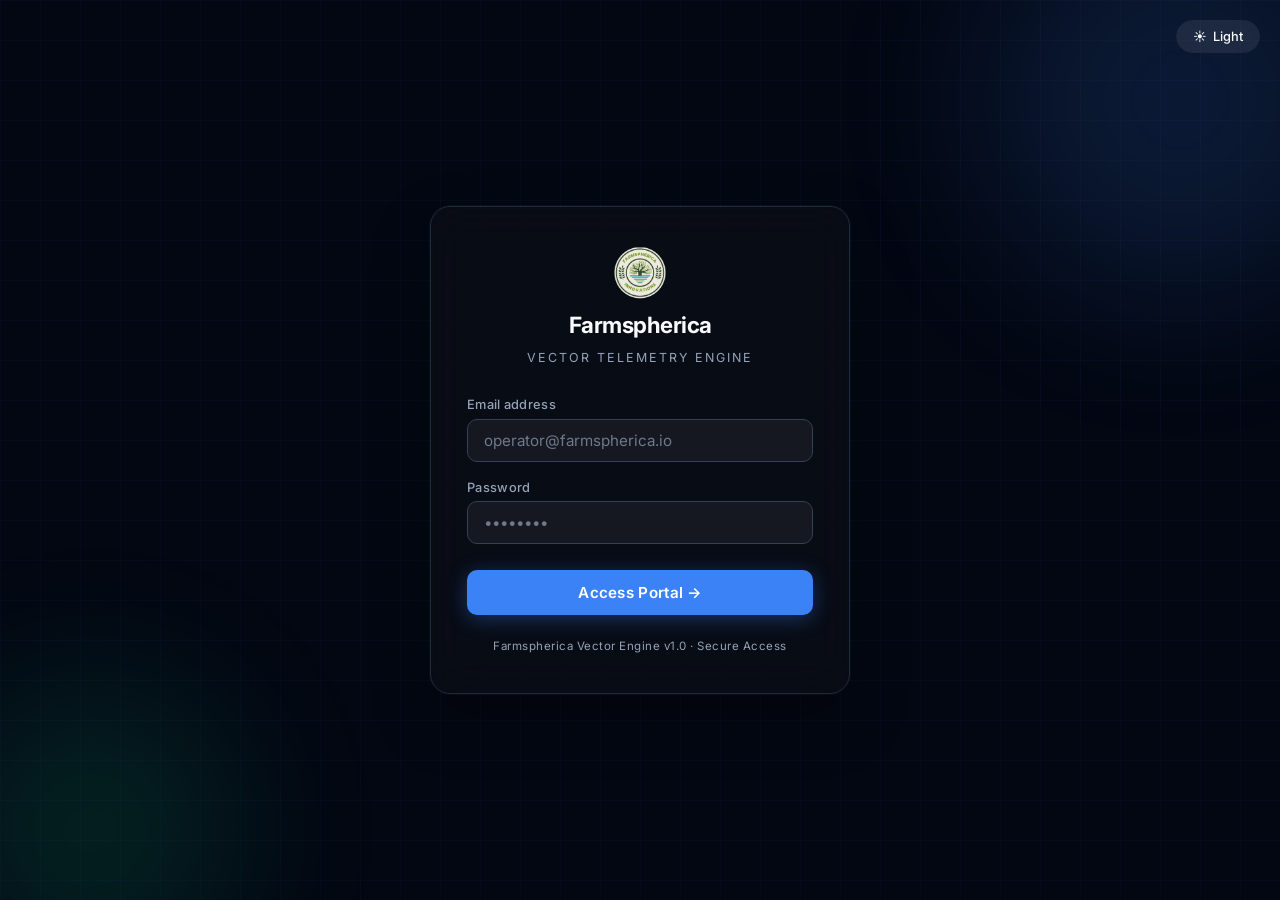
<file: index.html>
<!DOCTYPE html>
<html lang="en">
<head>
    <meta charset="UTF-8">
    <meta name="viewport" content="width=device-width, initial-scale=1.0">
    <title>Farmspherica | Login</title>
    <link rel="preconnect" href="https://fonts.googleapis.com">
    <link rel="stylesheet" href="https://fonts.googleapis.com/css2?family=Inter:wght@300;400;500;600;700&display=swap">
    <style>
        *, *::before, *::after { box-sizing: border-box; margin: 0; padding: 0; }

        /* ── Theme tokens ─────────────────────────────────────── */
        body[data-theme='dark'] {
            --bg:        #030712;
            --panel:     rgba(10, 14, 23, 0.85);
            --border:    #1e293b;
            --text:      #f8fafc;
            --sub:       #94a3b8;
            --input-bg:  rgba(255,255,255,0.05);
            --input-border: #334155;
            --accent:    #3b82f6;
            --accent-glow: rgba(59,130,246,0.35);
            --btn-text:  #ffffff;
            --toggle-bg: rgba(255,255,255,0.08);
            --toggle-hover: rgba(255,255,255,0.14);
        }
        body[data-theme='light'] {
            --bg:        #f0f4f8;
            --panel:     rgba(255,255,255,0.92);
            --border:    #e2e8f0;
            --text:      #1e293b;
            --sub:       #64748b;
            --input-bg:  #f8fafc;
            --input-border: #cbd5e1;
            --accent:    #2563eb;
            --accent-glow: rgba(37,99,235,0.25);
            --btn-text:  #ffffff;
            --toggle-bg: rgba(0,0,0,0.06);
            --toggle-hover: rgba(0,0,0,0.1);
        }

        body {
            font-family: 'Inter', sans-serif;
            background: var(--bg);
            color: var(--text);
            min-height: 100vh;
            display: flex;
            align-items: center;
            justify-content: center;
            transition: background 0.3s, color 0.3s;
            position: relative;
        }

        /* subtle animated grid background */
        body::before {
            content: '';
            position: fixed;
            inset: 0;
            background-image:
                linear-gradient(rgba(59,130,246,0.04) 1px, transparent 1px),
                linear-gradient(90deg, rgba(59,130,246,0.04) 1px, transparent 1px);
            background-size: 40px 40px;
            pointer-events: none;
        }

        /* accent blobs */
        .blob {
            position: fixed;
            border-radius: 50%;
            filter: blur(80px);
            opacity: 0.15;
            pointer-events: none;
        }
        .blob-1 { width: 400px; height: 400px; background: #3b82f6; top: -100px; right: -100px; }
        .blob-2 { width: 300px; height: 300px; background: #10b981; bottom: -80px; left: -60px; }

        /* ── Theme toggle (top-right) ─────────────────────────── */
        .theme-toggle {
            position: fixed;
            top: 1.25rem;
            right: 1.25rem;
            background: var(--toggle-bg);
            border: 1px solid var(--border);
            color: var(--text);
            border-radius: 999px;
            padding: 0.5rem 1rem;
            font-size: 0.8rem;
            font-family: 'Inter', sans-serif;
            font-weight: 500;
            cursor: pointer;
            display: flex;
            align-items: center;
            gap: 0.4rem;
            transition: background 0.2s, border 0.2s;
            z-index: 100;
        }
        .theme-toggle:hover { background: var(--toggle-hover); }

        /* ── Login card ───────────────────────────────────────── */
        .login-card {
            background: var(--panel);
            border: 1px solid var(--border);
            border-radius: 20px;
            padding: 2.5rem 2.25rem;
            width: 100%;
            max-width: 420px;
            backdrop-filter: blur(20px);
            -webkit-backdrop-filter: blur(20px);
            box-shadow: 0 25px 60px rgba(0,0,0,0.3), 0 0 0 1px rgba(255,255,255,0.04);
            transition: background 0.3s, border 0.3s;
            z-index: 10;
            position: relative;
        }

        .brand {
            display: flex;
            flex-direction: column;
            align-items: center;
            gap: 0.75rem;
            margin-bottom: 2rem;
        }
        .brand img { width: 52px; height: 52px; }
        .brand-name {
            font-size: 1.4rem;
            font-weight: 700;
            letter-spacing: -0.5px;
        }
        .brand-sub {
            font-size: 0.78rem;
            color: var(--sub);
            letter-spacing: 2px;
            text-transform: uppercase;
        }

        .form-group {
            margin-bottom: 1.1rem;
        }
        .form-group label {
            display: block;
            font-size: 0.8rem;
            font-weight: 500;
            color: var(--sub);
            margin-bottom: 0.4rem;
            letter-spacing: 0.3px;
        }
        .form-group input {
            width: 100%;
            padding: 0.7rem 1rem;
            background: var(--input-bg);
            border: 1px solid var(--input-border);
            border-radius: 10px;
            color: var(--text);
            font-size: 0.95rem;
            font-family: 'Inter', sans-serif;
            outline: none;
            transition: border 0.2s, box-shadow 0.2s, background 0.3s;
        }
        .form-group input:focus {
            border-color: var(--accent);
            box-shadow: 0 0 0 3px var(--accent-glow);
        }
        .form-group input::placeholder { color: var(--sub); opacity: 0.7; }

        .login-btn {
            width: 100%;
            padding: 0.8rem;
            margin-top: 0.5rem;
            background: var(--accent);
            color: var(--btn-text);
            border: none;
            border-radius: 10px;
            font-size: 0.95rem;
            font-weight: 600;
            font-family: 'Inter', sans-serif;
            cursor: pointer;
            letter-spacing: 0.3px;
            box-shadow: 0 4px 20px var(--accent-glow);
            transition: opacity 0.2s, transform 0.15s, box-shadow 0.2s;
        }
        .login-btn:hover  { opacity: 0.9; transform: translateY(-1px); box-shadow: 0 6px 24px var(--accent-glow); }
        .login-btn:active { transform: translateY(0); }

        .footer-note {
            text-align: center;
            font-size: 0.72rem;
            color: var(--sub);
            margin-top: 1.5rem;
            letter-spacing: 0.5px;
        }

        /* ── Responsive ───────────────────────────────────────── */
        @media (max-width: 480px) {
            .login-card { margin: 1rem; padding: 2rem 1.5rem; }
        }
    </style>
</head>
<body>
    <!-- theme blobs -->
    <div class="blob blob-1"></div>
    <div class="blob blob-2"></div>

    <!-- theme toggle -->
    <button class="theme-toggle" id="theme-btn" title="Toggle theme">
        <span id="theme-icon">☀️</span>
        <span id="theme-label">Light</span>
    </button>

    <!-- login card -->
    <div class="login-card">
        <div class="brand">
            <img src="images/logo.svg" alt="Farmspherica Logo" onerror="this.style.display='none'">
            <span class="brand-name">Farmspherica</span>
            <span class="brand-sub">Vector Telemetry Engine</span>
        </div>

        <form id="login-form">
            <div class="form-group">
                <label for="email">Email address</label>
                <input type="email" id="email" placeholder="operator@farmspherica.io" required>
            </div>
            <div class="form-group">
                <label for="password">Password</label>
                <input type="password" id="password" placeholder="••••••••" required>
            </div>
            <button type="submit" class="login-btn" id="login-btn">Access Portal →</button>
        </form>

        <p class="footer-note">Farmspherica Vector Engine v1.0 · Secure Access</p>
    </div>

    <script>
        // Apply saved theme immediately (dark default)
        const saved = localStorage.getItem('theme') || 'dark';
        document.body.dataset.theme = saved;

        const btn   = document.getElementById('theme-btn');
        const icon  = document.getElementById('theme-icon');
        const label = document.getElementById('theme-label');

        function syncToggleUI(theme) {
            if (theme === 'dark') {
                icon.textContent  = '☀️';
                label.textContent = 'Light';
            } else {
                icon.textContent  = '🌙';
                label.textContent = 'Dark';
            }
        }
        syncToggleUI(saved);

        btn.addEventListener('click', () => {
            const next = document.body.dataset.theme === 'dark' ? 'light' : 'dark';
            document.body.dataset.theme = next;
            localStorage.setItem('theme', next);
            syncToggleUI(next);
        });

        document.getElementById('login-form').addEventListener('submit', (e) => {
            e.preventDefault();
            const email = document.getElementById('email').value;
            const password = document.getElementById('password').value;
            localStorage.setItem('farmspherica_auth', 'true');
            localStorage.setItem('farmspherica_user_email', email);
            localStorage.setItem('farmspherica_user_password', password);
            window.location.href = 'dashboard.html';
        });
    </script>
</body>
</html>
</file>
<file: css/styles.css>
/* ═══════════════════════════════════════════════════════════════════
   FARMSPHERICA VECTOR TELEMETRY ENGINE — Premium Design System v4.0
   ═══════════════════════════════════════════════════════════════════ */

@import url('https://fonts.googleapis.com/css2?family=Inter:wght@300;400;500;600;700;800&display=swap');

/* ── Design Tokens ────────────────────────────────────────────────── */
:root {
    --transition-speed: 0.3s;
    --easing: cubic-bezier(0.4, 0, 0.2, 1);
    --radius-sm: 8px;
    --radius-md: 12px;
    --radius-lg: 16px;
    --radius-xl: 20px;
}

/* ── Light Theme ──────────────────────────────────────────────────── */
body[data-theme='light'] {
    --bg-main: #f0f4f8;
    --bg-surface: rgba(255,255,255,0.85);
    --bg-surface-solid: #ffffff;
    --side-panel: #e8e8e8;
    --side-panel-hover: rgba(0,0,0,0.05);
    --sidebar-text-active: #0f172a;
    --sidebar-text-inactive: #475569;
    --text-primary: #1e293b;
    --text-secondary: #64748b;
    --text-data: #0f172a;
    --card-bg: rgba(255,255,255,0.8);
    --border: rgba(226,232,240,0.8);
    --accent: #3b82f6;
    --accent-glow: rgba(59,130,246,0.2);
    --success: #10b981;
    --success-glow: rgba(16,185,129,0.15);
    --warning: #f59e0b;
    --danger: #ef4444;
    --danger-glow: rgba(239,68,68,0.15);
    --shadow-card: 0 4px 24px rgba(0,0,0,0.06), 0 1px 2px rgba(0,0,0,0.04);
    --shadow-hover: 0 8px 32px rgba(0,0,0,0.1), 0 2px 4px rgba(0,0,0,0.06);
    --input-bg: rgba(241,245,249,0.8);
    --input-border: #cbd5e1;
    --table-row-hover: rgba(59,130,246,0.04);
    --header-bg: rgba(255,255,255,0.7);
    --scrollbar-track: #f1f5f9;
    --scrollbar-thumb: #cbd5e1;
}

/* ── Dark Theme ───────────────────────────────────────────────────── */
body[data-theme='dark'] {
    --bg-main: #030712;
    --bg-surface: rgba(15,23,42,0.6);
    --bg-surface-solid: #0f172a;
    --side-panel: #060a13;
    --side-panel-hover: rgba(255,255,255,0.05);
    --sidebar-text-active: #ffffff;
    --sidebar-text-inactive: #94a3b8;
    --text-primary: #f1f5f9;
    --text-secondary: #94a3b8;
    --text-data: #ffffff;
    --card-bg: rgba(15,23,42,0.5);
    --border: rgba(30,41,59,0.6);
    --accent: #3b82f6;
    --accent-glow: rgba(59,130,246,0.25);
    --success: #10b981;
    --success-glow: rgba(16,185,129,0.12);
    --warning: #f59e0b;
    --danger: #ef4444;
    --danger-glow: rgba(239,68,68,0.12);
    --shadow-card: 0 4px 24px rgba(0,0,0,0.3), 0 0 0 1px rgba(255,255,255,0.03);
    --shadow-hover: 0 12px 40px rgba(0,0,0,0.4), 0 0 0 1px rgba(255,255,255,0.05);
    --input-bg: rgba(15,23,42,0.5);
    --input-border: #1e293b;
    --table-row-hover: rgba(59,130,246,0.06);
    --header-bg: rgba(3,7,18,0.7);
    --scrollbar-track: #0f172a;
    --scrollbar-thumb: #1e293b;
}

/* ── Reset & Base ─────────────────────────────────────────────────── */
*, *::before, *::after { box-sizing: border-box; margin: 0; padding: 0; }

body {
    font-family: 'Inter', system-ui, -apple-system, sans-serif;
    background-color: var(--bg-main);
    color: var(--text-primary);
    height: 100vh;
    overflow: hidden;
    transition: background-color var(--transition-speed) var(--easing),
                color var(--transition-speed) var(--easing);
    -webkit-font-smoothing: antialiased;
    -moz-osx-font-smoothing: grayscale;
}

/* Custom scrollbar */
::-webkit-scrollbar { width: 6px; }
::-webkit-scrollbar-track { background: var(--scrollbar-track); }
::-webkit-scrollbar-thumb { background: var(--scrollbar-thumb); border-radius: 3px; }
::-webkit-scrollbar-thumb:hover { background: var(--accent); }

/* ═══════════════════════════════════════════════════════════════════
   LAYOUT — Flexbox App Shell
   ═══════════════════════════════════════════════════════════════════ */
.app-container {
    display: flex;
    height: 100vh;
    width: 100vw;
    overflow: hidden;
}

/* Desktop sidebar collapse */
.app-container.sidebar-collapsed aside {
    width: 0 !important;
    min-width: 0 !important;
    padding: 0 !important;
    overflow: hidden !important;
    border: none !important;
}

/* ═══════════════════════════════════════════════════════════════════
   SIDEBAR
   ═══════════════════════════════════════════════════════════════════ */
aside {
    background: var(--side-panel);
    color: #e2e8f0;
    padding: 2rem 0;
    display: flex;
    flex-direction: column;
    justify-content: space-between;
    width: 260px;
    min-width: 260px;
    flex-shrink: 0;
    overflow: hidden;
    border-right: 1px solid rgba(255,255,255,0.04);
    transition: width var(--transition-speed) var(--easing),
                min-width var(--transition-speed) var(--easing),
                padding var(--transition-speed) var(--easing);
}

.logo-area {
    padding: 0.5rem 1.5rem 0;
    margin-bottom: 2.5rem;
    display: flex;
    align-items: center;
    gap: 0.75rem;
}
.logo-area img {
    width: 36px;
    height: 36px;
    flex-shrink: 0;
}
.logo-area span {
    font-weight: 700;
    font-size: 1.1rem;
    letter-spacing: -0.3px;
    white-space: nowrap;
    color: var(--sidebar-text-active);
    transition: color var(--transition-speed) var(--easing);
}

#page-list { list-style: none; }
#page-list li { margin: 0; }
#page-list ul { list-style: none; }
#page-list a {
    display: flex;
    align-items: center;
    gap: 0.75rem;
    padding: 0.85rem 1.5rem;
    color: var(--sidebar-text-inactive);
    text-decoration: none;
    font-size: 0.88rem;
    font-weight: 500;
    border-left: 3px solid transparent;
    transition: all var(--transition-speed) var(--easing);
    white-space: nowrap;
}
#page-list a:hover {
    color: var(--sidebar-text-active);
    background: var(--side-panel-hover);
    border-left-color: rgba(59,130,246,0.5);
}

/* Active nav */
body[data-page="dashboard"] .nav-dashboard,
body[data-page="nav-logger"] .nav-logger,
body[data-page="logger"] .nav-logger,
body[data-page="analytics"] .nav-analytics,
body[data-page="nodes"] .nav-nodes,
body[data-page="settings"] .nav-settings {
    background: rgba(59,130,246,0.08);
    border-left: 3px solid var(--accent);
    font-weight: 600;
    color: var(--sidebar-text-active);
}

.platform-name {
    padding: 0 1.5rem;
    font-size: 0.6rem;
    color: var(--sidebar-text-inactive);
    opacity: 0.6;
    letter-spacing: 2.5px;
    text-transform: uppercase;
    font-weight: 500;
}

/* ═══════════════════════════════════════════════════════════════════
   MAIN CONTENT AREA
   ═══════════════════════════════════════════════════════════════════ */
.main-content {
    display: flex;
    flex-direction: column;
    overflow-y: auto;
    flex: 1;
    min-width: 0;
    padding: 0;
}

/* ── Header / Top Bar ─────────────────────────────────────────────── */
header {
    display: flex;
    justify-content: space-between;
    align-items: center;
    padding: 1.25rem 2.5rem;
    background: var(--header-bg);
    backdrop-filter: blur(12px);
    -webkit-backdrop-filter: blur(12px);
    border-bottom: 1px solid var(--border);
    position: sticky;
    top: 0;
    z-index: 50;
}

header h2 {
    font-size: 1.35rem;
    font-weight: 700;
    letter-spacing: -0.5px;
    color: var(--text-primary);
    font-family: 'Inter', sans-serif;
}

#toggle-sidebar {
    background: var(--input-bg);
    border: 1px solid var(--border);
    color: var(--text-secondary);
    padding: 0.5rem 0.7rem;
    border-radius: var(--radius-sm);
    cursor: pointer;
    font-size: 1.1rem;
    line-height: 1;
    transition: all 0.2s ease;
}
#toggle-sidebar:hover {
    background: var(--accent);
    color: #fff;
    border-color: var(--accent);
}

.user-menu {
    display: flex;
    align-items: center;
    gap: 0.75rem;
}
.user-menu img {
    width: 32px;
    height: 32px;
    border-radius: 50%;
    border: 2px solid var(--border);
    object-fit: cover;
}
#options-bar {
    font-size: 0.8rem;
}
#options-bar a {
    color: var(--text-secondary);
    text-decoration: none;
    font-weight: 500;
    transition: color 0.2s;
}
#options-bar a:hover { color: var(--accent); }

/* ── Page Content Wrapper ─────────────────────────────────────────── */
main#view-port,
main {
    padding: 2rem 2.5rem;
    display: flex;
    flex-direction: column;
    gap: 2rem;
    flex: 1;
}

/* ═══════════════════════════════════════════════════════════════════
   DASHBOARD CARDS
   ═══════════════════════════════════════════════════════════════════ */
.dashboard-grid {
    display: grid;
    grid-template-columns: repeat(auto-fill, minmax(260px, 1fr));
    gap: 1.25rem;
    padding: 0;
    max-width: none;
}

.card {
    background: var(--card-bg);
    backdrop-filter: blur(12px);
    -webkit-backdrop-filter: blur(12px);
    border-radius: var(--radius-lg);
    padding: 1.5rem;
    border: 1px solid var(--border);
    display: flex;
    flex-direction: column;
    gap: 0.5rem;
    box-shadow: var(--shadow-card);
    transition: all 0.3s var(--easing);
    position: relative;
    overflow: hidden;
}
.card::before {
    content: '';
    position: absolute;
    top: 0;
    left: 0;
    right: 0;
    height: 3px;
    background: linear-gradient(90deg, var(--success), var(--accent));
    opacity: 0;
    transition: opacity 0.3s ease;
}
.card:hover {
    box-shadow: var(--shadow-hover);
    border-color: rgba(16,185,129,0.3);
    transform: translateY(-2px);
}
.card:hover::before { opacity: 1; }

.card h3 {
    font-size: 0.7rem;
    color: var(--text-secondary);
    text-transform: uppercase;
    letter-spacing: 1.5px;
    font-weight: 600;
}
.card p {
    font-size: 1.85rem;
    font-weight: 800;
    color: var(--text-data);
    letter-spacing: -1px;
}
.card small {
    font-size: 0.75rem;
    color: var(--text-secondary);
    font-weight: 500;
}

/* ═══════════════════════════════════════════════════════════════════
   TABLES (Logger)
   ═══════════════════════════════════════════════════════════════════ */
table {
    width: 100%;
    border-collapse: separate;
    border-spacing: 0;
    background: var(--card-bg);
    backdrop-filter: blur(12px);
    border-radius: var(--radius-md);
    border: 1px solid var(--border);
    overflow: hidden;
    box-shadow: var(--shadow-card);
}
thead {
    background: var(--bg-surface);
}
thead tr {
    border-bottom: 1px solid var(--border);
}
th {
    padding: 0.85rem 1.25rem;
    text-align: left;
    font-size: 0.7rem;
    font-weight: 700;
    text-transform: uppercase;
    letter-spacing: 1.2px;
    color: var(--text-secondary);
    border-bottom: 1px solid var(--border);
}
td {
    padding: 0.85rem 1.25rem;
    font-size: 0.9rem;
    color: var(--text-primary);
    border-bottom: 1px solid var(--border);
    font-variant-numeric: tabular-nums;
}
tbody tr {
    transition: background 0.15s ease;
}
tbody tr:hover {
    background: var(--table-row-hover);
}
tbody tr:last-child td {
    border-bottom: none;
}

/* Delete button in table */
.delete-btn-container {
    cursor: pointer;
    border: 1px solid var(--danger);
    padding: 5px 12px;
    border-radius: var(--radius-sm);
    color: var(--danger);
    background: transparent;
    font-size: 0.78rem;
    font-weight: 600;
    font-family: 'Inter', sans-serif;
    display: inline-flex;
    align-items: center;
    justify-content: center;
    gap: 6px;
    opacity: 0;
    transition: all 0.2s ease;
}
.delete-btn-container:hover {
    background: var(--danger);
    color: white;
    box-shadow: 0 4px 12px var(--danger-glow);
}
tr:hover .delete-btn-container { opacity: 1; }
.bin-icon { width: 14px; height: 14px; fill: currentColor; }

/* ═══════════════════════════════════════════════════════════════════
   BUTTONS — Global Styles
   ═══════════════════════════════════════════════════════════════════ */
.btn, button[data-action] {
    font-family: 'Inter', sans-serif;
    font-weight: 600;
    font-size: 0.85rem;
    cursor: pointer;
    border: none;
    border-radius: var(--radius-sm);
    padding: 0.65rem 1.25rem;
    transition: all 0.2s var(--easing);
    display: inline-flex;
    align-items: center;
    gap: 0.5rem;
}

.btn-primary,
button[data-action="toggle-theme"],
button[data-action="save-settings"],
button[data-action="sync-data"] {
    background: var(--accent);
    color: #ffffff;
    box-shadow: 0 2px 8px var(--accent-glow);
}
.btn-primary:hover,
button[data-action="toggle-theme"]:hover,
button[data-action="save-settings"]:hover,
button[data-action="sync-data"]:hover {
    box-shadow: 0 4px 16px var(--accent-glow);
    transform: translateY(-1px);
}

.btn-secondary,
button[data-action="export-data"],
button[data-action="change-password"],
button[data-action="get-help"] {
    background: var(--input-bg);
    color: var(--text-primary);
    border: 1px solid var(--border);
}
.btn-secondary:hover,
button[data-action="export-data"]:hover,
button[data-action="change-password"]:hover,
button[data-action="get-help"]:hover {
    background: var(--accent);
    color: #ffffff;
    border-color: var(--accent);
}

.btn-danger,
button[data-action="delete-account"] {
    background: transparent;
    color: var(--danger);
    border: 1px solid var(--danger);
}
.btn-danger:hover,
button[data-action="delete-account"]:hover {
    background: var(--danger);
    color: #ffffff;
    box-shadow: 0 4px 16px var(--danger-glow);
}

/* ═══════════════════════════════════════════════════════════════════
   SETTINGS PAGE
   ═══════════════════════════════════════════════════════════════════ */
.settings-section {
    background: var(--card-bg);
    backdrop-filter: blur(12px);
    border: 1px solid var(--border);
    border-radius: var(--radius-lg);
    padding: 1.75rem;
    box-shadow: var(--shadow-card);
    transition: all 0.3s ease;
}
.settings-section:hover {
    box-shadow: var(--shadow-hover);
}
.settings-section h3 {
    font-size: 0.95rem;
    font-weight: 700;
    color: var(--text-primary);
    margin-bottom: 1rem;
    padding-bottom: 0.75rem;
    border-bottom: 1px solid var(--border);
}
.settings-section p {
    color: var(--text-secondary);
    font-size: 0.88rem;
    margin-bottom: 0.5rem;
}
.settings-section label {
    display: flex;
    align-items: center;
    gap: 0.6rem;
    padding: 0.5rem 0;
    color: var(--text-primary);
    font-size: 0.88rem;
    cursor: pointer;
    transition: color 0.2s;
}
.settings-section label:hover {
    color: var(--accent);
}
.settings-section input[type="checkbox"],
.settings-section input[type="radio"] {
    accent-color: var(--accent);
    width: 16px;
    height: 16px;
}
.settings-section input[type="file"] {
    font-family: 'Inter', sans-serif;
    font-size: 0.82rem;
    color: var(--text-secondary);
    padding: 0.5rem 0;
}
.settings-section .btn-row {
    display: flex;
    flex-wrap: wrap;
    gap: 0.75rem;
    margin-top: 0.75rem;
}
.about-block {
    display: flex;
    align-items: center;
    gap: 1.25rem;
}
.about-block img { width: 48px; height: 48px; }
.about-text p { margin: 0.15rem 0; }
.about-text p:first-child { font-weight: 600; color: var(--text-primary); }

/* ═══════════════════════════════════════════════════════════════════
   ANALYTICS / CHART SECTION
   ═══════════════════════════════════════════════════════════════════ */
.chart-container {
    position: relative;
    height: 320px;
    background: var(--card-bg);
    backdrop-filter: blur(12px);
    border: 1px solid var(--border);
    border-radius: var(--radius-lg);
    padding: 1.5rem;
    box-shadow: var(--shadow-card);
}
.analytics-section {
    background: var(--card-bg);
    backdrop-filter: blur(12px);
    border: 1px solid var(--border);
    border-radius: var(--radius-lg);
    padding: 1.5rem;
    box-shadow: var(--shadow-card);
}
.analytics-section h3 {
    font-size: 0.95rem;
    font-weight: 700;
    margin-bottom: 1rem;
    color: var(--text-primary);
}
.analytics-placeholder {
    border: none;
    border-radius: 0;
    display: flex;
    flex-direction: column;
    gap: 0.5rem;
    color: var(--text-secondary);
    font-size: 0.82rem;
    height: auto;
}
.log-row {
    display: flex;
    justify-content: space-between;
    padding: 0.6rem 0;
    border-bottom: 1px solid var(--border);
    font-family: 'JetBrains Mono', 'Fira Code', monospace;
    font-size: 0.8rem;
}
.log-row:last-child { border-bottom: none; }
.log-header {
    font-family: 'Inter', sans-serif;
    font-weight: 700;
    font-size: 0.7rem;
    text-transform: uppercase;
    letter-spacing: 1px;
    color: var(--text-secondary);
    padding-bottom: 0.75rem;
    border-bottom: 1px solid var(--border);
}

/* Severity badges */
.severity-warning { color: var(--warning); font-weight: 600; }
.severity-info { color: var(--accent); font-weight: 600; }
.severity-critical { color: var(--danger); font-weight: 600; }

/* ═══════════════════════════════════════════════════════════════════
   ADD DATA LINK / UTILITY LINKS
   ═══════════════════════════════════════════════════════════════════ */
.action-link {
    color: var(--accent);
    text-decoration: none;
    font-weight: 600;
    font-size: 0.88rem;
    display: inline-flex;
    align-items: center;
    gap: 0.4rem;
    padding: 0.5rem 1rem;
    border: 1px solid var(--accent);
    border-radius: var(--radius-sm);
    transition: all 0.2s ease;
}
.action-link:hover {
    background: var(--accent);
    color: #ffffff;
}

/* ═══════════════════════════════════════════════════════════════════
   FORMS (add.html)
   ═══════════════════════════════════════════════════════════════════ */
.form-group {
    margin-bottom: 1.25rem;
}
.form-group label {
    display: block;
    font-size: 0.78rem;
    font-weight: 600;
    color: var(--text-secondary);
    margin-bottom: 0.4rem;
    text-transform: uppercase;
    letter-spacing: 0.5px;
}
.form-group input[type="date"],
.form-group input[type="number"],
.form-group input[type="text"],
.form-group input[type="email"],
.form-group input[type="password"] {
    width: 100%;
    padding: 0.7rem 1rem;
    background: var(--input-bg);
    border: 1px solid var(--input-border);
    border-radius: var(--radius-sm);
    color: var(--text-primary);
    font-size: 0.92rem;
    font-family: 'Inter', sans-serif;
    outline: none;
    transition: border 0.2s, box-shadow 0.2s;
}
.form-group input:focus {
    border-color: var(--accent);
    box-shadow: 0 0 0 3px var(--accent-glow);
}

.form-actions {
    display: flex;
    align-items: center;
    gap: 1rem;
    margin-top: 1.5rem;
}
.form-actions button[type="submit"] {
    background: var(--accent);
    color: #ffffff;
    font-family: 'Inter', sans-serif;
    font-weight: 600;
    font-size: 0.9rem;
    padding: 0.75rem 1.5rem;
    border: none;
    border-radius: var(--radius-sm);
    cursor: pointer;
    box-shadow: 0 2px 8px var(--accent-glow);
    transition: all 0.2s ease;
}
.form-actions button[type="submit"]:hover {
    transform: translateY(-1px);
    box-shadow: 0 4px 16px var(--accent-glow);
}
.cancel-link {
    color: var(--text-secondary);
    text-decoration: none;
    font-weight: 500;
    font-size: 0.88rem;
    transition: color 0.2s;
}
.cancel-link:hover { color: var(--danger); }

button {
    margin: 10px 20px;
}

/* "System operational" footer */
.status-footer {
    font-size: 0.75rem;
    color: var(--text-secondary);
    display: flex;
    align-items: center;
    gap: 0.5rem;
    padding-top: 0.5rem;
}
.status-footer::before {
    content: '';
    width: 6px;
    height: 6px;
    background: var(--success);
    border-radius: 50%;
    box-shadow: 0 0 6px var(--success);
    animation: pulse-dot 2s infinite;
}
@keyframes pulse-dot {
    0%, 100% { opacity: 1; }
    50% { opacity: 0.4; }
}

/* ═══════════════════════════════════════════════════════════════════
   RESPONSIVE
   ═══════════════════════════════════════════════════════════════════ */
@media (max-width: 1024px) {
    aside {
        width: 220px;
        min-width: 220px;
    }
    .dashboard-grid {
        grid-template-columns: repeat(auto-fill, minmax(200px, 1fr));
    }
    header { padding: 1rem 1.5rem; }
    main#view-port, main { padding: 1.5rem; }
}

@media (max-width: 768px) {
    aside {
        width: 0 !important;
        min-width: 0 !important;
        padding: 0 !important;
        overflow: hidden !important;
        border: none !important;
    }
    .app-container.show-sidebar aside {
        width: 260px !important;
        min-width: 260px !important;
        padding: 2rem 0 !important;
        overflow: visible !important;
        position: fixed;
        top: 0;
        left: 0;
        bottom: 0;
        z-index: 999;
        box-shadow: 4px 0 24px rgba(0,0,0,0.4);
    }
    header { padding: 1rem; }
    header h2 { font-size: 1.1rem; }
    main#view-port, main { padding: 1rem; }
    .dashboard-grid {
        grid-template-columns: 1fr;
        gap: 1rem;
    }
}

@media (max-width: 600px) {
    .main-content table {
        display: block;
        width: 100%;
        overflow-x: auto;
        -webkit-overflow-scrolling: touch;
    }
}

.sidebar-overlay {
    display: none;
    position: fixed;
    top: 0;
    left: 0;
    width: 100vw;
    height: 100vh;
    background: rgba(0, 0, 0, 0.5);
    z-index: 99;
}

@media (max-width: 768px) {
    .app-container.show-sidebar .sidebar-overlay {
        display: block;
    }
}

/* Biosecurity Alarm Notification Banner */
.biosecurity-banner {
    position: fixed;
    top: 20px;
    right: 20px;
    background: rgba(239, 68, 68, 0.95);
    backdrop-filter: blur(10px);
    border: 1px solid rgba(255, 255, 255, 0.2);
    color: white;
    padding: 1rem 1.5rem;
    border-radius: var(--radius-md);
    box-shadow: 0 10px 30px rgba(239, 68, 68, 0.3);
    z-index: 2000;
    display: flex;
    flex-direction: column;
    gap: 0.5rem;
    max-width: 380px;
    transform: translateX(120%);
    transition: transform 0.4s cubic-bezier(0.175, 0.885, 0.32, 1.275);
}
.biosecurity-banner.show {
    transform: translateX(0);
}
.biosecurity-banner-header {
    display: flex;
    justify-content: space-between;
    align-items: center;
    font-weight: 700;
    text-transform: uppercase;
    font-size: 0.8rem;
    letter-spacing: 1px;
}
.biosecurity-banner-body {
    font-size: 0.88rem;
    line-height: 1.4;
}
.biosecurity-banner-close {
    cursor: pointer;
    background: transparent;
    border: none;
    color: white;
    font-weight: 700;
    font-size: 1.1rem;
    margin: 0;
    padding: 0 5px;
}

/* Bulk Action Selection Column Display */
.checkbox-col {
    display: none !important;
}
body[data-selection-mode="active"] .checkbox-col {
    display: table-cell !important;
}
</file>
